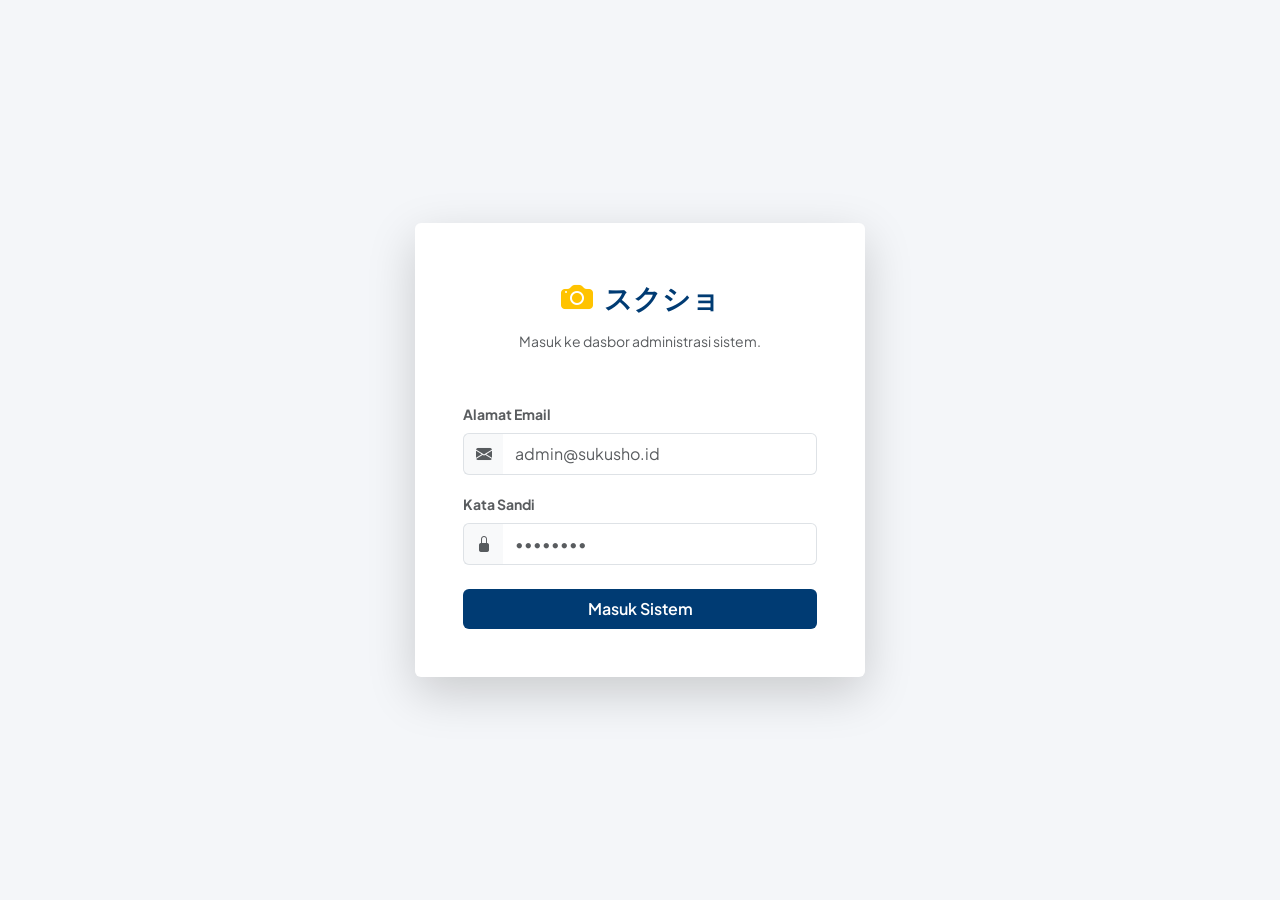
<file: login.html>
<!DOCTYPE html>
<html lang="id">
<head>
    <meta charset="UTF-8">
    <meta name="viewport" content="width=device-width, initial-scale=1.0">
    <title>Otentikasi - スクショ (Sukusho)</title>
    <link href="https://cdn.jsdelivr.net/npm/bootstrap@5.3.0/dist/css/bootstrap.min.css" rel="stylesheet">
    <link rel="stylesheet" href="https://cdn.jsdelivr.net/npm/bootstrap-icons@1.10.5/font/bootstrap-icons.css">
    <link rel="stylesheet" href="css/style.css">
    <style>
        body { background-color: var(--bg-light-gray); }
        .auth-wrapper { min-height: 100vh; display: flex; align-items: center; justify-content: center; }
        .auth-card { max-width: 450px; width: 100%; }
    </style>
</head>
<body>
    <div class="container auth-wrapper">
        <div class="card border-0 shadow-lg auth-card">
            <div class="card-body p-5">
                <div class="text-center mb-5">
                    <a href="index.html" class="text-decoration-none">
                        <i class="bi bi-camera-fill text-accent-yellow fs-2"></i>
                        <h3 class="d-inline-block fw-bold text-unsia-blue ms-2">スクショ</h3>
                    </a>
                    <p class="text-muted small mt-2">Masuk ke dasbor administrasi sistem.</p>
                </div>
                
                <form id="loginForm">
                    <div class="mb-3">
                        <label class="form-label small fw-bold text-muted">Alamat Email</label>
                        <div class="input-group">
                            <span class="input-group-text bg-light border-end-0"><i class="bi bi-envelope-fill text-muted"></i></span>
                            <input type="email" class="form-control border-start-0 py-2" placeholder="admin@sukusho.id" required>
                        </div>
                    </div>
                    <div class="mb-4">
                        <label class="form-label small fw-bold text-muted">Kata Sandi</label>
                        <div class="input-group">
                            <span class="input-group-text bg-light border-end-0"><i class="bi bi-lock-fill text-muted"></i></span>
                            <input type="password" class="form-control border-start-0 py-2" placeholder="••••••••" required>
                        </div>
                    </div>
                    <div class="d-grid">
                        <button type="submit" class="btn btn-primary-unsia py-2">Masuk Sistem</button>
                    </div>
                </form>
            </div>
        </div>
    </div>
</body>
</html>
</file>
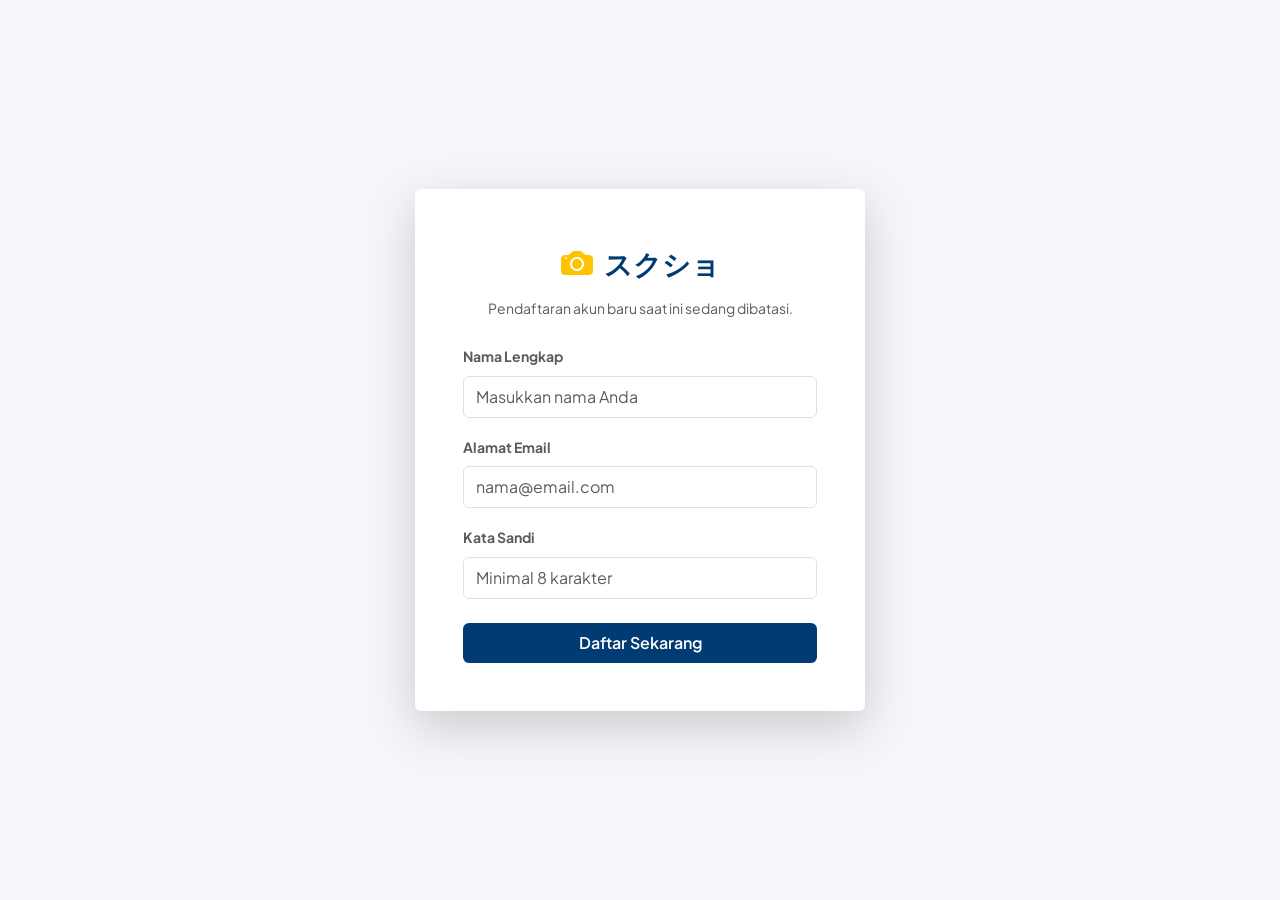
<file: register.html>
<!DOCTYPE html>
<html lang="id">
<head>
    <meta charset="UTF-8">
    <meta name="viewport" content="width=device-width, initial-scale=1.0">
    <title>Registrasi - スクショ (Sukusho)</title>
    <link href="https://cdn.jsdelivr.net/npm/bootstrap@5.3.0/dist/css/bootstrap.min.css" rel="stylesheet">
    <link rel="stylesheet" href="https://cdn.jsdelivr.net/npm/bootstrap-icons@1.10.5/font/bootstrap-icons.css">
    <link rel="stylesheet" href="css/style.css">
    <style>
        body { background-color: var(--bg-light-gray); }
        .auth-wrapper { min-height: 100vh; display: flex; align-items: center; justify-content: center; }
        .auth-card { max-width: 450px; width: 100%; }
    </style>
</head>
<body>
    <div class="container auth-wrapper">
        <div class="card border-0 shadow-lg auth-card">
            <div class="card-body p-5">
                <div class="text-center mb-4">
                    <a href="index.html" class="text-decoration-none">
                        <i class="bi bi-camera-fill text-accent-yellow fs-2"></i>
                        <h3 class="d-inline-block fw-bold text-unsia-blue ms-2">スクショ</h3>
                    </a>
                    <p class="text-muted small mt-2">Pendaftaran akun baru saat ini sedang dibatasi.</p>
                </div>
                
                <form id="registerForm">
                    <div class="mb-3">
                        <label class="form-label small fw-bold text-muted">Nama Lengkap</label>
                        <input type="text" class="form-control py-2" placeholder="Masukkan nama Anda" required>
                    </div>
                    <div class="mb-3">
                        <label class="form-label small fw-bold text-muted">Alamat Email</label>
                        <input type="email" class="form-control py-2" placeholder="nama@email.com" required>
                    </div>
                    <div class="mb-4">
                        <label class="form-label small fw-bold text-muted">Kata Sandi</label>
                        <input type="password" class="form-control py-2" placeholder="Minimal 8 karakter" required>
                    </div>
                    <div class="d-grid">
                        <button type="submit" class="btn btn-primary-unsia py-2">Daftar Sekarang</button>
                    </div>
                </form>
            </div>
        </div>
    </div>
</body>
</html>
</file>
<file: css/style.css>
/* css/style.css */
@import url('https://fonts.googleapis.com/css2?family=Plus+Jakarta+Sans:wght@400;500;600;700;800&display=swap');

:root {
    --unsia-blue: #003B73;
    --unsia-blue-light: #024b8a;
    --unsia-yellow: #FFC300;
    --bg-light-gray: #F4F6F9;
    --text-dark: #2D3748;
    --text-muted: #718096;
    --white: #FFFFFF;
}

body {
    font-family: 'Plus Jakarta Sans', sans-serif;
    color: var(--text-dark);
    background-color: var(--white);
    line-height: 1.6;
}

html { scroll-behavior: smooth; }

.section-padding {
    padding-top: 80px;
    padding-bottom: 80px;
}

/* Navbar */
.navbar-unsia {
    background-color: var(--white);
    box-shadow: 0 4px 6px -1px rgba(0, 0, 0, 0.05);
    padding: 15px 0;
}
.navbar-unsia .navbar-brand {
    font-weight: 800;
    color: var(--unsia-blue);
    display: flex;
    align-items: center;
    gap: 10px;
}
.navbar-unsia .nav-link {
    color: var(--text-dark);
    font-weight: 500;
    margin: 0 15px;
    transition: color 0.3s ease;
}
.navbar-unsia .nav-link:hover,
.navbar-unsia .nav-link.active {
    color: var(--unsia-blue);
}

/* Buttons */
.btn-primary-unsia {
    background-color: var(--unsia-blue);
    color: var(--white);
    border: none;
    padding: 12px 28px;
    border-radius: 6px;
    font-weight: 600;
    transition: all 0.3s ease;
}
.btn-primary-unsia:hover {
    background-color: var(--unsia-blue-light);
    transform: translateY(-2px);
    box-shadow: 0 8px 15px -3px rgba(0, 59, 115, 0.3);
    color: var(--white);
}

.btn-accent-yellow {
    background-color: var(--unsia-yellow);
    color: var(--text-dark);
    border: none;
    padding: 8px 20px;
    border-radius: 6px;
    font-weight: 600;
    transition: all 0.3s ease;
}
.btn-accent-yellow:hover {
    background-color: #e6b400;
    color: var(--text-dark);
}

/* Cards */
.card-sukusho {
    background: var(--white);
    border: 1px solid #E2E8F0;
    border-radius: 12px;
    overflow: hidden;
    transition: all 0.4s cubic-bezier(0.165, 0.84, 0.44, 1);
    height: 100%;
}
.card-sukusho:hover {
    transform: translateY(-8px);
    box-shadow: 0 20px 40px -10px rgba(0, 59, 115, 0.15) !important;
    border-color: var(--unsia-yellow);
}

/* Tables */
.table-modern {
    width: 100%;
    border-collapse: separate;
    border-spacing: 0;
}
.table-modern thead th {
    background-color: var(--unsia-blue);
    color: var(--white);
    padding: 16px;
    text-align: left;
    font-weight: 600;
    border: none;
}
.table-modern tbody td {
    padding: 16px;
    border-bottom: 1px solid #E2E8F0;
    vertical-align: middle;
}
.table-modern tbody tr:hover {
    background-color: var(--bg-light-gray);
}

/* Typography Helpers */
.text-unsia-blue { color: var(--unsia-blue) !important; }
.text-accent-yellow { color: var(--unsia-yellow) !important; }
</file>
